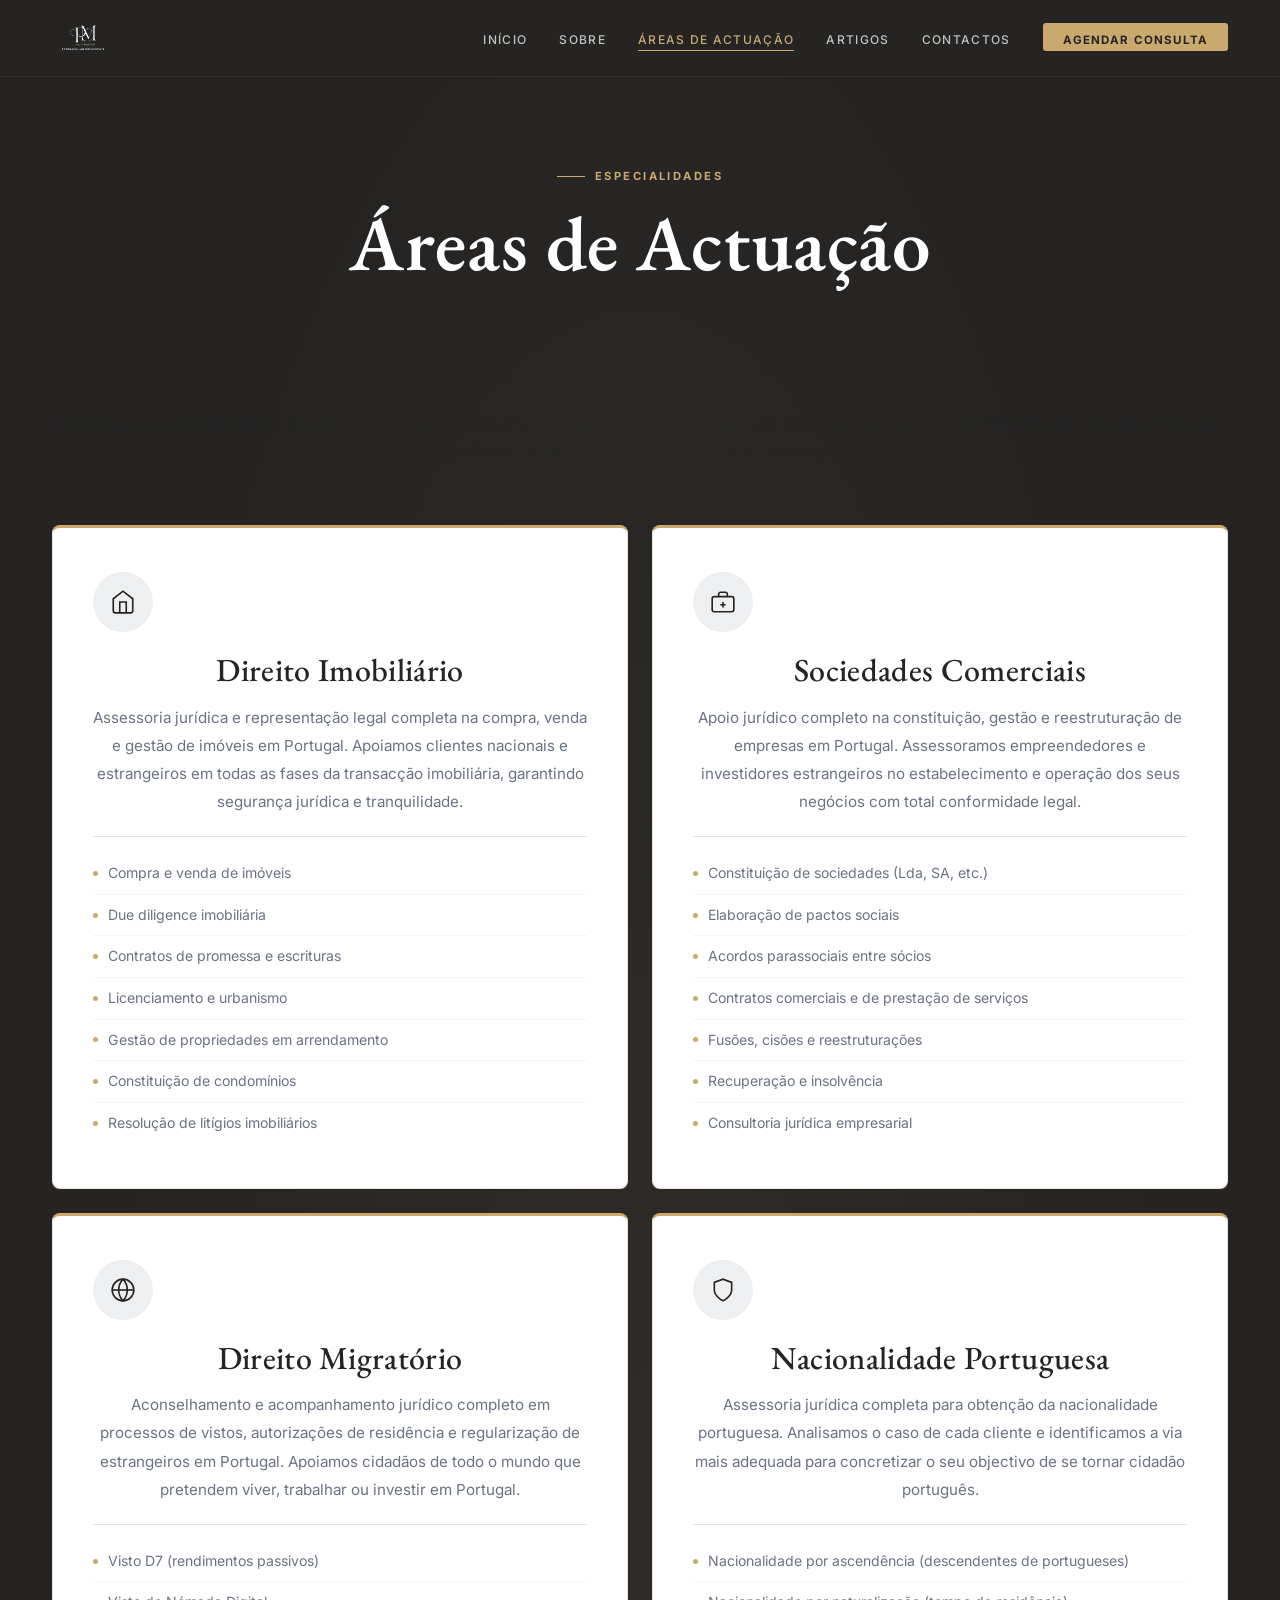
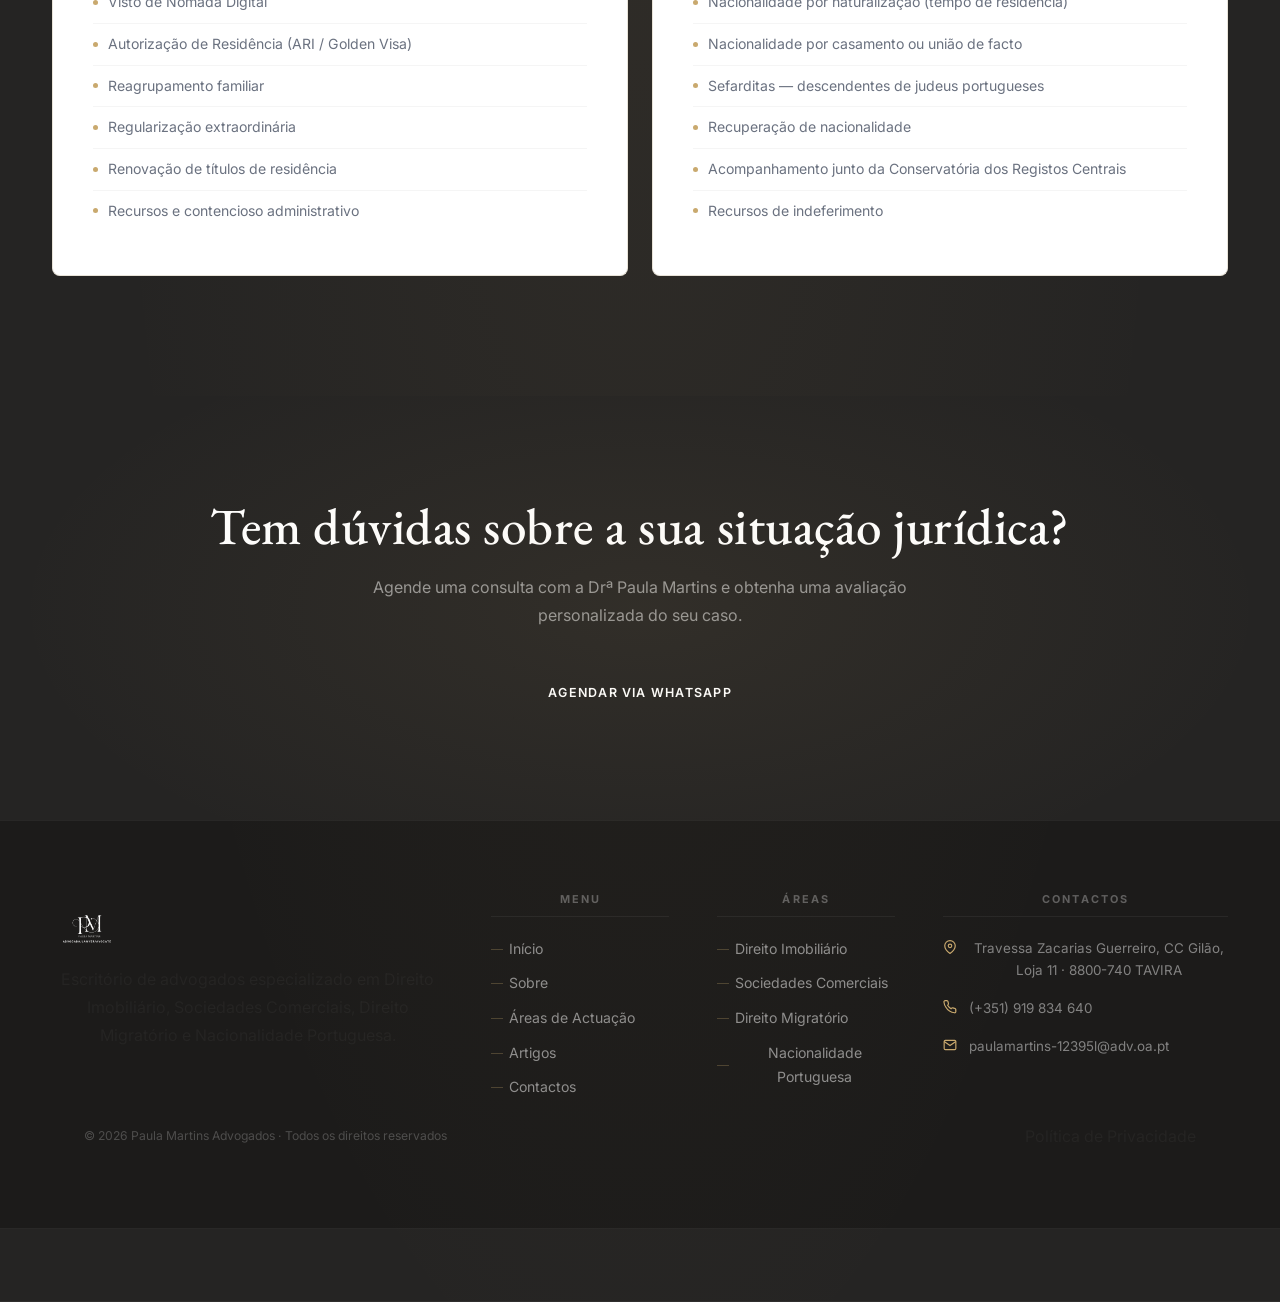
<file: areas-de-actuacao.html>
<!DOCTYPE html>
<html lang="pt">
<head>
  <meta charset="UTF-8" />
  <meta name="viewport" content="width=device-width, initial-scale=1.0" />
  <title>Áreas de Actuação | Paula Martins Advogados</title>
  <link rel="preconnect" href="https://fonts.googleapis.com" />
  <link rel="preconnect" href="https://fonts.gstatic.com" crossorigin />
  <link href="https://fonts.googleapis.com/css2?family=EB+Garamond:ital,wght@0,400;0,500;0,600;0,700;1,400;1,600&family=Inter:wght@300;400;500;600;700&display=swap" rel="stylesheet" />
  <link rel="stylesheet" href="css/style.css" />
</head>
<body>

  <nav class="navbar scrolled">
    <div class="navbar-inner">
      <a href="index.html" class="logo">
        <img src="assets/logo-2026.png" alt="Paula Martins Advogados" class="logo-img" />
      </a>
      <ul class="nav-links">
        <li><a href="index.html">Início</a></li>
        <li><a href="sobre.html">Sobre</a></li>
        <li><a href="areas-de-actuacao.html" class="active">Áreas de Actuação</a></li>
        <li><a href="artigos.html">Artigos</a></li>
        <li><a href="contactos.html">Contactos</a></li>
        <li><a href="https://wa.me/351919834640" target="_blank" class="nav-cta">Agendar Consulta</a></li>
      </ul>
      <button class="hamburger" aria-label="Menu"><span></span><span></span><span></span></button>
    </div>
  </nav>

  <div class="mobile-overlay"></div>
  <div class="mobile-nav">
    <button class="close-btn" aria-label="Fechar">
      <svg width="24" height="24" fill="none" stroke="currentColor" stroke-width="2" viewBox="0 0 24 24"><path d="M18 6 6 18M6 6l12 12"/></svg>
    </button>
    <a href="index.html">Início</a>
    <a href="sobre.html">Sobre</a>
    <a href="areas-de-actuacao.html">Áreas de Actuação</a>
    <a href="artigos.html">Artigos</a>
    <a href="contactos.html">Contactos</a>
    <a href="https://wa.me/351919834640" target="_blank" class="btn btn-gold">Agendar Consulta</a>
  </div>

  <div class="page-header">
    <div class="container">
      <div class="page-header-inner"><span class="section-eyebrow" style="justify-content:center;">Especialidades</span><h1>Áreas de Actuação</h1>
    </div>
  </div>

  <section class="section">
    <div class="container">
      <div class="text-center fade-up" style="margin-bottom: 0;">
        <p class="section-intro" style="margin: 0 auto;">Prestamos assessoria jurídica especializada nas principais áreas do direito que afectam clientes nacionais e internacionais em Portugal. Cada área é tratada com profundo conhecimento técnico e atenção personalizada.</p>
      </div>

      <div class="areas-page-grid">

        <div class="area-page-card fade-up delay-1">
          <div class="area-icon" style="background: rgba(13,27,42,0.07); color: var(--navy);">
            <svg fill="none" stroke="currentColor" stroke-width="1.5" viewBox="0 0 24 24" width="28" height="28">
              <path d="M3 9l9-7 9 7v11a2 2 0 0 1-2 2H5a2 2 0 0 1-2-2z"/>
              <polyline points="9 22 9 12 15 12 15 22"/>
            </svg>
          </div>
          <h3>Direito Imobiliário</h3>
          <p>Assessoria jurídica e representação legal completa na compra, venda e gestão de imóveis em Portugal. Apoiamos clientes nacionais e estrangeiros em todas as fases da transacção imobiliária, garantindo segurança jurídica e tranquilidade.</p>
          <ul class="area-services">
            <li>Compra e venda de imóveis</li>
            <li>Due diligence imobiliária</li>
            <li>Contratos de promessa e escrituras</li>
            <li>Licenciamento e urbanismo</li>
            <li>Gestão de propriedades em arrendamento</li>
            <li>Constituição de condomínios</li>
            <li>Resolução de litígios imobiliários</li>
          </ul>
        </div>

        <div class="area-page-card fade-up delay-2">
          <div class="area-icon" style="background: rgba(13,27,42,0.07); color: var(--navy);">
            <svg fill="none" stroke="currentColor" stroke-width="1.5" viewBox="0 0 24 24" width="28" height="28">
              <rect x="2" y="7" width="20" height="14" rx="2"/>
              <path d="M16 7V5a2 2 0 0 0-2-2h-4a2 2 0 0 0-2 2v2"/>
              <line x1="12" y1="12" x2="12" y2="17"/>
              <line x1="9.5" y1="14.5" x2="14.5" y2="14.5"/>
            </svg>
          </div>
          <h3>Sociedades Comerciais</h3>
          <p>Apoio jurídico completo na constituição, gestão e reestruturação de empresas em Portugal. Assessoramos empreendedores e investidores estrangeiros no estabelecimento e operação dos seus negócios com total conformidade legal.</p>
          <ul class="area-services">
            <li>Constituição de sociedades (Lda, SA, etc.)</li>
            <li>Elaboração de pactos sociais</li>
            <li>Acordos parassociais entre sócios</li>
            <li>Contratos comerciais e de prestação de serviços</li>
            <li>Fusões, cisões e reestruturações</li>
            <li>Recuperação e insolvência</li>
            <li>Consultoria jurídica empresarial</li>
          </ul>
        </div>

        <div class="area-page-card fade-up delay-3">
          <div class="area-icon" style="background: rgba(13,27,42,0.07); color: var(--navy);">
            <svg fill="none" stroke="currentColor" stroke-width="1.5" viewBox="0 0 24 24" width="28" height="28">
              <circle cx="12" cy="12" r="10"/>
              <line x1="2" y1="12" x2="22" y2="12"/>
              <path d="M12 2a15.3 15.3 0 0 1 4 10 15.3 15.3 0 0 1-4 10 15.3 15.3 0 0 1-4-10 15.3 15.3 0 0 1 4-10z"/>
            </svg>
          </div>
          <h3>Direito Migratório</h3>
          <p>Aconselhamento e acompanhamento jurídico completo em processos de vistos, autorizações de residência e regularização de estrangeiros em Portugal. Apoiamos cidadãos de todo o mundo que pretendem viver, trabalhar ou investir em Portugal.</p>
          <ul class="area-services">
            <li>Visto D7 (rendimentos passivos)</li>
            <li>Visto de Nómada Digital</li>
            <li>Autorização de Residência (ARI / Golden Visa)</li>
            <li>Reagrupamento familiar</li>
            <li>Regularização extraordinária</li>
            <li>Renovação de títulos de residência</li>
            <li>Recursos e contencioso administrativo</li>
          </ul>
        </div>

        <div class="area-page-card fade-up delay-4">
          <div class="area-icon" style="background: rgba(13,27,42,0.07); color: var(--navy);">
            <svg fill="none" stroke="currentColor" stroke-width="1.5" viewBox="0 0 24 24" width="28" height="28">
              <path d="M12 22s8-4 8-10V5l-8-3-8 3v7c0 6 8 10 8 10z"/>
            </svg>
          </div>
          <h3>Nacionalidade Portuguesa</h3>
          <p>Assessoria jurídica completa para obtenção da nacionalidade portuguesa. Analisamos o caso de cada cliente e identificamos a via mais adequada para concretizar o seu objectivo de se tornar cidadão português.</p>
          <ul class="area-services">
            <li>Nacionalidade por ascendência (descendentes de portugueses)</li>
            <li>Nacionalidade por naturalização (tempo de residência)</li>
            <li>Nacionalidade por casamento ou união de facto</li>
            <li>Sefarditas — descendentes de judeus portugueses</li>
            <li>Recuperação de nacionalidade</li>
            <li>Acompanhamento junto da Conservatória dos Registos Centrais</li>
            <li>Recursos de indeferimento</li>
          </ul>
        </div>

      </div>
    </div>
  </section>

  <div class="cta-banner">
    <div class="container">
      <h2>Tem dúvidas sobre a sua situação jurídica?</h2>
      <p>Agende uma consulta com a Drª Paula Martins e obtenha uma avaliação personalizada do seu caso.</p>
      <a href="https://wa.me/351919834640" target="_blank" class="btn btn-dark">Agendar via WhatsApp</a>
    </div>
  </div>

  <footer>
    <div class="footer-top">
      <div class="container">
        <div class="footer-grid">
        <div class="footer-brand">
          <a href="index.html" class="logo">
            <img src="assets/logo-2026.png" alt="Paula Martins Advogados" class="logo-img" style="height:72px;" />
          </a>
          <p class="footer-about">Escritório de advogados especializado em Direito Imobiliário, Sociedades Comerciais, Direito Migratório e Nacionalidade Portuguesa.</p>
        </div>
        <div class="footer-col">
          <h5>Menu</h5>
          <ul class="footer-links">
            <li><a href="index.html">Início</a></li>
            <li><a href="sobre.html">Sobre</a></li>
            <li><a href="areas-de-actuacao.html">Áreas de Actuação</a></li>
            <li><a href="artigos.html">Artigos</a></li>
            <li><a href="contactos.html">Contactos</a></li>
          </ul>
        </div>
        <div class="footer-col">
          <h5>Áreas</h5>
          <ul class="footer-links">
            <li><a href="areas-de-actuacao.html">Direito Imobiliário</a></li>
            <li><a href="areas-de-actuacao.html">Sociedades Comerciais</a></li>
            <li><a href="areas-de-actuacao.html">Direito Migratório</a></li>
            <li><a href="areas-de-actuacao.html">Nacionalidade Portuguesa</a></li>
          </ul>
        </div>
        <div class="footer-col">
          <h5>Contactos</h5>
          <ul class="footer-contact-list">
            <li class="footer-contact-item">
              <svg fill="none" stroke="currentColor" stroke-width="2" viewBox="0 0 24 24"><path d="M21 10c0 7-9 13-9 13s-9-6-9-13a9 9 0 0 1 18 0z"/><circle cx="12" cy="10" r="3"/></svg>
              <span>Travessa Zacarias Guerreiro, CC Gilão, Loja 11 · 8800-740 TAVIRA</span>
            </li>
            <li class="footer-contact-item">
              <svg fill="none" stroke="currentColor" stroke-width="2" viewBox="0 0 24 24"><path d="M22 16.92v3a2 2 0 0 1-2.18 2 19.79 19.79 0 0 1-8.63-3.07A19.5 19.5 0 0 1 4.69 12 19.79 19.79 0 0 1 1.61 3.34 2 2 0 0 1 3.6 1.17h3a2 2 0 0 1 2 1.72c.127.96.361 1.903.7 2.81a2 2 0 0 1-.45 2.11L7.91 8.91a16 16 0 0 0 6 6l.91-.91a2 2 0 0 1 2.11-.45c.907.339 1.85.573 2.81.7A2 2 0 0 1 21.73 16.92z"/></svg>
              <span>(+351) 919 834 640</span>
            </li>
            <li class="footer-contact-item">
              <svg fill="none" stroke="currentColor" stroke-width="2" viewBox="0 0 24 24"><path d="M4 4h16c1.1 0 2 .9 2 2v12c0 1.1-.9 2-2 2H4c-1.1 0-2-.9-2-2V6c0-1.1.9-2 2-2z"/><polyline points="22,6 12,13 2,6"/></svg>
              <span>paulamartins-12395l@adv.oa.pt</span>
            </li>
          </ul>
        </div></div>
    <div class="container">
      <div class="footer-bottom">
        <p>© 2026 Paula Martins Advogados · Todos os direitos reservados</p>
        <a href="contactos.html">Política de Privacidade</a>
      </div>
    </div>
  </footer>

  <script src="js/main.js"></script>
</body>
</html>
</file>
<file: css/style.css>
/* ============================================================
   PAULA MARTINS ADVOGADOS — Design System
   ============================================================ */

/* ===== RESET ===== */
*, *::before, *::after { box-sizing: border-box; margin: 0; padding: 0; }

/* ===== TOKENS ===== */
:root {
  /* Colors */
  --dark:        #252423;
  --dark-mid:    #3a3938;
  --dark-light:  #4a4949;
  --gold:        #c9a96e;
  --gold-dark:   #a8854a;
  --gold-pale:   rgba(201,169,110,0.12);
  --gold-border: rgba(201,169,110,0.28);
  --cream:       #f8f4ee;
  --white:       #ffffff;
  --text:        #252423;
  --text-muted:  #6b7280;
  --border:      #e8e3d8;
  --border-dark: rgba(255,255,255,0.08);

  /* Typography */
  --serif:  'EB Garamond', 'Garamond', Georgia, serif;
  --sans:   'Inter', 'Segoe UI', sans-serif;

  /* Spacing */
  --section-pad: clamp(80px, 10vw, 120px);
  --container:   1240px;

  /* Effects */
  --radius:      3px;
  --radius-lg:   8px;
  --transition:  0.35s cubic-bezier(0.4, 0, 0.2, 1);
  --shadow-sm:   0 2px 12px rgba(0,0,0,0.06);
  --shadow:      0 6px 32px rgba(0,0,0,0.10);
  --shadow-lg:   0 16px 56px rgba(0,0,0,0.18);
  --shadow-gold: 0 8px 32px rgba(201,169,110,0.25);
}

/* ===== BASE ===== */
html { scroll-behavior: smooth; font-size: 16px; }

body {
  font-family: var(--sans);
  color: var(--text);
  background: var(--white);
  line-height: 1.75;
  -webkit-font-smoothing: antialiased;
}

a { text-decoration: none; color: inherit; }
img { max-width: 100%; display: block; }
ul { list-style: none; }

.container {
  max-width: var(--container);
  margin: 0 auto;
  padding: 0 32px;
}

/* ===== TYPOGRAPHY ===== */
h1, h2, h3, h4, h5 {
  font-family: var(--serif);
  line-height: 1.18;
  letter-spacing: 0.01em;
  font-weight: 500;
}
h1 { font-size: clamp(2.8rem, 6vw, 5rem); font-weight: 600; }
h2 { font-size: clamp(2.1rem, 4vw, 3.2rem); font-weight: 500; }
h3 { font-size: clamp(1.5rem, 2.5vw, 2rem); font-weight: 500; }
h4 { font-size: 1.25rem; font-weight: 500; }

/* ===== SECTION UTILITIES ===== */
.section { padding: var(--section-pad) 0; }

.section-eyebrow {
  display: inline-flex;
  align-items: center;
  gap: 10px;
  font-size: 0.7rem;
  font-weight: 700;
  letter-spacing: 0.22em;
  text-transform: uppercase;
  color: var(--gold);
  margin-bottom: 16px;
}
.section-eyebrow::before {
  content: '';
  width: 28px;
  height: 1px;
  background: var(--gold);
  display: block;
}

.section-title { color: var(--dark); margin-bottom: 20px; }

.section-divider {
  width: 48px;
  height: 2px;
  background: linear-gradient(90deg, var(--gold), transparent);
  margin-bottom: 28px;
}
.section-divider.center { margin: 0 auto 28px; }

.section-lead {
  font-size: 1.05rem;
  color: var(--text-muted);
  line-height: 1.85;
  max-width: 680px;
}

.text-center { text-align: center; }
.text-center .section-divider { margin: 0 auto 28px; }
.text-center .section-eyebrow { justify-content: center; }
.text-center .section-lead { margin: 0 auto; }

/* ===== BUTTONS ===== */
.btn {
  display: inline-flex;
  align-items: center;
  gap: 8px;
  padding: 15px 34px;
  border-radius: var(--radius);
  font-family: var(--sans);
  font-weight: 600;
  font-size: 0.78rem;
  letter-spacing: 0.1em;
  text-transform: uppercase;
  transition: var(--transition);
  cursor: pointer;
  border: 1.5px solid transparent;
  white-space: nowrap;
}

.btn-gold {
  background: var(--gold);
  color: var(--dark);
  border-color: var(--gold);
  box-shadow: var(--shadow-gold);
}
.btn-gold:hover {
  background: var(--gold-dark);
  border-color: var(--gold-dark);
  transform: translateY(-2px);
  box-shadow: 0 12px 40px rgba(201,169,110,0.35);
}

.btn-outline-light {
  background: transparent;
  color: var(--white);
  border-color: rgba(255,255,255,0.35);
  backdrop-filter: blur(4px);
}
.btn-outline-light:hover {
  background: rgba(255,255,255,0.1);
  border-color: rgba(255,255,255,0.6);
  transform: translateY(-2px);
}

.btn-dark {
  background: var(--dark);
  color: var(--white);
  border-color: var(--dark);
}
.btn-dark:hover {
  background: var(--dark-mid);
  transform: translateY(-2px);
  box-shadow: var(--shadow);
}

/* ===== TOP BAR ===== */
.top-bar {
  background: var(--dark);
  padding: 10px 0;
  border-bottom: 1px solid rgba(255,255,255,0.05);
}
.top-bar-inner {
  max-width: var(--container);
  margin: 0 auto;
  padding: 0 32px;
  display: flex;
  align-items: center;
  justify-content: flex-end;
  gap: 28px;
}
.top-bar-item {
  display: flex;
  align-items: center;
  gap: 7px;
  color: rgba(255,255,255,0.45);
  font-size: 0.78rem;
  transition: color var(--transition);
}
.top-bar-item:hover { color: var(--gold); }
.top-bar-item svg { width: 13px; height: 13px; color: var(--gold); flex-shrink: 0; }

/* ===== NAVBAR ===== */
.navbar {
  position: sticky;
  top: 0;
  width: 100%;
  z-index: 1000;
  background: var(--dark);
  border-bottom: 1px solid rgba(255,255,255,0.06);
  transition: box-shadow var(--transition);
}
.navbar.elevated { box-shadow: 0 4px 32px rgba(0,0,0,0.4); }

.navbar-inner {
  max-width: var(--container);
  margin: 0 auto;
  padding: 0 32px;
  height: 76px;
  display: flex;
  align-items: center;
  justify-content: space-between;
  gap: 40px;
}

/* Logo com fundo transparente — navbar */
.logo-img {
  display: block;
  height: 64px;
  width: auto;
  object-fit: contain;
}
.logo { display: block; line-height: 0; }

.nav-links {
  display: flex;
  align-items: center;
  gap: 32px;
}
.nav-links a {
  color: rgba(255,255,255,0.72);
  font-size: 0.75rem;
  font-weight: 500;
  letter-spacing: 0.11em;
  text-transform: uppercase;
  transition: color var(--transition);
  position: relative;
  padding-bottom: 4px;
}
.nav-links a::after {
  content: '';
  position: absolute;
  bottom: 0; left: 0;
  width: 0; height: 1px;
  background: var(--gold);
  transition: width var(--transition);
}
.nav-links a:hover { color: var(--white); }
.nav-links a:hover::after,
.nav-links a.active::after { width: 100%; }
.nav-links a.active { color: var(--gold); }

.nav-cta {
  background: var(--gold) !important;
  color: var(--dark) !important;
  padding: 10px 20px;
  border-radius: var(--radius);
  font-weight: 700 !important;
  font-size: 0.72rem !important;
  letter-spacing: 0.1em !important;
  transition: var(--transition) !important;
}
.nav-cta:hover {
  background: var(--gold-dark) !important;
  transform: translateY(-1px);
}
.nav-cta::after { display: none !important; }

/* ===== SELECTOR DE IDIOMA ===== */
.lang-selector {
  position: relative;
  flex-shrink: 0;
}
.lang-current {
  display: flex;
  align-items: center;
  gap: 6px;
  background: rgba(255,255,255,0.08);
  border: 1px solid rgba(255,255,255,0.16);
  border-radius: 6px;
  padding: 7px 12px;
  cursor: pointer;
  color: rgba(255,255,255,0.88);
  font-family: var(--sans);
  font-size: 0.78rem;
  font-weight: 600;
  letter-spacing: 0.06em;
  transition: var(--transition);
  white-space: nowrap;
}
.lang-current:hover,
.lang-current[aria-expanded="true"] {
  background: rgba(201,169,110,0.18);
  border-color: var(--gold);
  color: var(--gold);
}
.lang-flag { font-size: 1.1rem; line-height: 1; }

/* Bandeiras reais com flag-icons */
.lang-flag-icon {
  width: 22px;
  height: 16px;
  border-radius: 2px;
  display: inline-block;
  box-shadow: 0 1px 3px rgba(0,0,0,0.3);
  flex-shrink: 0;
}
.lang-option .lang-flag-icon {
  width: 24px;
  height: 18px;
}
.lang-code { font-size: 0.72rem; font-weight: 700; letter-spacing: 0.1em; }
.lang-chevron { transition: transform 0.3s ease; opacity: 0.7; }
.lang-current[aria-expanded="true"] .lang-chevron { transform: rotate(180deg); opacity: 1; }

.lang-dropdown {
  position: absolute;
  top: calc(100% + 8px);
  right: 0;
  background: var(--dark);
  border: 1px solid rgba(255,255,255,0.12);
  border-radius: 8px;
  box-shadow: 0 8px 32px rgba(0,0,0,0.4);
  padding: 6px;
  min-width: 155px;
  opacity: 0;
  visibility: hidden;
  transform: translateY(-8px);
  transition: opacity 0.25s ease, transform 0.25s ease, visibility 0.25s;
  z-index: 1100;
}
.lang-dropdown.open {
  opacity: 1;
  visibility: visible;
  transform: translateY(0);
}
.lang-option {
  display: flex;
  align-items: center;
  gap: 10px;
  width: 100%;
  padding: 9px 12px;
  border: none;
  background: transparent;
  border-radius: 5px;
  cursor: pointer;
  color: rgba(255,255,255,0.72);
  font-family: var(--sans);
  font-size: 0.82rem;
  transition: var(--transition);
}
.lang-option:hover { background: rgba(201,169,110,0.12); color: var(--gold); }
.lang-option.active { color: var(--gold); background: rgba(201,169,110,0.08); }
.lang-option .lang-code { font-weight: 700; min-width: 24px; }
.lang-option .lang-name { color: rgba(255,255,255,0.45); font-size: 0.75rem; }
.lang-option.active .lang-name { color: rgba(201,169,110,0.6); }

.hamburger {
  display: none;
  flex-direction: column;
  justify-content: center;
  gap: 5px;
  cursor: pointer;
  padding: 8px;
  width: 40px;
  height: 40px;
}
.hamburger span {
  display: block;
  height: 1.5px;
  background: var(--white);
  border-radius: 2px;
  transition: var(--transition);
}
.hamburger span:nth-child(1) { width: 24px; }
.hamburger span:nth-child(2) { width: 18px; }
.hamburger span:nth-child(3) { width: 21px; }
.hamburger:hover span { width: 24px !important; }

/* ===== MOBILE NAV ===== */
.mobile-overlay {
  position: fixed; inset: 0;
  background: rgba(0,0,0,0.7);
  backdrop-filter: blur(4px);
  z-index: 9998;
  opacity: 0;
  pointer-events: none;
  transition: opacity var(--transition);
}
.mobile-overlay.open { opacity: 1; pointer-events: all; }

.mobile-nav {
  position: fixed;
  top: 0; right: -100%;
  width: min(340px, 100vw);
  height: 100vh;
  background: var(--dark);
  z-index: 9999;
  transition: right 0.4s cubic-bezier(0.4, 0, 0.2, 1);
  padding: 90px 36px 40px;
  display: flex;
  flex-direction: column;
  overflow-y: auto;
  border-left: 1px solid var(--border-dark);
}
.mobile-nav.open { right: 0; }

.mobile-nav a {
  color: rgba(255,255,255,0.75);
  font-size: 0.9rem;
  font-weight: 500;
  padding: 16px 0;
  border-bottom: 1px solid rgba(255,255,255,0.05);
  letter-spacing: 0.06em;
  text-transform: uppercase;
  transition: color var(--transition);
  display: flex;
  align-items: center;
  justify-content: space-between;
}
.mobile-nav a:hover { color: var(--gold); }
.mobile-nav a:last-of-type { border-bottom: none; }
.mobile-nav .btn { margin-top: 28px; text-align: center; justify-content: center; width: 100%; }

.close-btn {
  position: absolute;
  top: 24px; right: 24px;
  background: rgba(255,255,255,0.05);
  border: 1px solid var(--border-dark);
  color: rgba(255,255,255,0.5);
  cursor: pointer;
  padding: 8px;
  border-radius: var(--radius);
  transition: var(--transition);
  display: flex; align-items: center; justify-content: center;
}
.close-btn:hover { background: rgba(255,255,255,0.1); color: var(--white); }

/* ===== HERO ===== */
.hero {
  /* Fundo escuro limpo — a única foto é a hero-brand-window à direita */
  background-color: var(--dark);
  min-height: calc(100vh - 116px);
  display: grid;
  grid-template-columns: 1fr 1fr;
  overflow: hidden;
  position: relative;
}

/* Glow dourado subtil no lado esquerdo (texto) */
.hero::before {
  content: '';
  position: absolute;
  inset: 0;
  background: radial-gradient(ellipse 55% 75% at 10% 55%, rgba(201,169,110,0.09) 0%, transparent 55%);
  z-index: 0;
  pointer-events: none;
}

/* Hero fullwidth — texto a toda a largura, janela de imagem à direita */
.hero.hero-fullwidth {
  grid-template-columns: 1fr;
  min-height: clamp(480px, 65vh, 740px);
  align-items: center;
}
/* Sem override do ::before — mantém o glow */

/* Janela — zoom 160% ancorado à direita, mostra "PAULA MARTINS ADVOGADA" */
.hero-brand-window {
  position: absolute;
  top: clamp(110px, 14vh, 155px);
  bottom: 0;
  left: clamp(38px, 5vw, 70px);
  right: 0;
  background-image: url('../assets/hero-bg.jpg');
  background-size: 160%;
  background-position: right 15%;
  background-repeat: no-repeat;
  z-index: 0;
}

/* Overlay torna-se 0% antes do texto (49-92% da janela) */
.hero-brand-window::before {
  content: '';
  position: absolute;
  inset: 0;
  background: linear-gradient(to right,
    rgba(37,36,35,1)    0%,
    rgba(37,36,35,0.95) 10%,
    rgba(37,36,35,0.75) 26%,
    rgba(37,36,35,0.00) 44%
  );
}

/* Linha dourada vertical de separação */
.hero-brand-window::after {
  content: '';
  position: absolute;
  top: 10%;
  bottom: 10%;
  left: 0;
  width: 1.5px;
  background: linear-gradient(to bottom,
    transparent 0%,
    rgba(201,169,110,0.55) 20%,
    rgba(201,169,110,0.85) 50%,
    rgba(201,169,110,0.55) 80%,
    transparent 100%
  );
}

@media (max-width: 900px) { .hero-brand-window { width: 38%; } }
@media (max-width: 600px) { .hero-brand-window { display: none; } }

.hero-full {
  display: flex;
  flex-direction: column;
  justify-content: center;
  padding: clamp(60px, 8vw, 100px) clamp(32px, 5vw, 80px);
  position: relative;
  z-index: 2;
  /* Limita o texto ao lado esquerdo — nunca sobrepõe "Paula Martins Advogada" */
  max-width: clamp(420px, 46vw, 640px);
}

.hero-left {
  display: flex;
  flex-direction: column;
  justify-content: center;
  padding: clamp(60px, 8vw, 100px) clamp(32px, 5vw, 80px);
  position: relative;
  z-index: 1;
}

.hero-eyebrow {
  display: inline-flex;
  align-items: center;
  gap: 12px;
  margin-bottom: 32px;
}
.hero-eyebrow-line {
  width: 32px;
  height: 1px;
  background: var(--gold);
}
.hero-eyebrow span {
  font-size: 0.7rem;
  font-weight: 700;
  letter-spacing: 0.22em;
  text-transform: uppercase;
  color: var(--gold);
}

.hero h1 {
  color: var(--white);
  margin-bottom: 24px;
  font-weight: 600;
  line-height: 1.12;
  font-size: clamp(2.2rem, 4.2vw, 3.6rem);
}
.hero h1 em {
  color: var(--gold);
  font-style: italic;
}

.hero-sub {
  font-size: 1.05rem;
  color: rgba(255,255,255,0.55);
  margin-bottom: 36px;
  line-height: 1.7;
  max-width: 460px;
}

.hero-meta {
  display: flex;
  align-items: center;
  gap: 24px;
  margin-bottom: 44px;
  flex-wrap: wrap;
}
.hero-meta-item {
  display: flex;
  align-items: center;
  gap: 8px;
  font-size: 0.82rem;
  color: rgba(255,255,255,0.45);
}
.hero-meta-item svg { color: var(--gold); width: 14px; height: 14px; flex-shrink: 0; }

.hero-actions { display: flex; gap: 14px; flex-wrap: wrap; }

.hero-right {
  position: relative;
  overflow: hidden;
  z-index: 1;
}
.hero-photo-wrap {
  position: absolute;
  inset: 0;
}
.hero-photo-wrap img {
  width: 100%;
  height: 100%;
  object-fit: cover;
  object-position: center top;
}
/* Gradient overlay on photo */
.hero-photo-wrap::after {
  content: '';
  position: absolute;
  inset: 0;
  background: linear-gradient(
    to right,
    var(--dark) 0%,
    rgba(37,36,35,0.3) 30%,
    transparent 60%
  );
}
/* Gold accent line */
.hero-right::before {
  content: '';
  position: absolute;
  top: 0; bottom: 0; left: 0;
  width: 3px;
  background: linear-gradient(to bottom, transparent, var(--gold), transparent);
  z-index: 2;
}

/* ===== STATS BAR ===== */
.stats-bar {
  background: var(--dark-mid);
  border-bottom: 1px solid rgba(255,255,255,0.05);
}
.stats-inner {
  max-width: var(--container);
  margin: 0 auto;
  padding: 0 32px;
  display: grid;
  grid-template-columns: repeat(4, 1fr);
}
.stat-item {
  padding: 32px 24px;
  text-align: center;
  position: relative;
}
.stat-item + .stat-item::before {
  content: '';
  position: absolute;
  left: 0; top: 20%; bottom: 20%;
  width: 1px;
  background: rgba(255,255,255,0.07);
}
.stat-number {
  font-family: var(--serif);
  font-size: 2.6rem;
  font-weight: 700;
  color: var(--gold);
  line-height: 1;
  margin-bottom: 8px;
  letter-spacing: -0.02em;
}
.stat-label {
  font-size: 0.7rem;
  font-weight: 600;
  letter-spacing: 0.15em;
  text-transform: uppercase;
  color: rgba(255,255,255,0.4);
}

/* ===== ABOUT ===== */
.about-section { background: var(--cream); }

.about-grid {
  display: grid;
  grid-template-columns: 5fr 6fr;
  gap: clamp(48px, 7vw, 96px);
  align-items: center;
}

.about-visual {
  position: relative;
}

.about-photo-frame {
  aspect-ratio: 4/5;
  border-radius: var(--radius-lg);
  overflow: hidden;
  position: relative;
  box-shadow: var(--shadow-lg);
}
.about-photo-frame img {
  width: 100%; height: 100%;
  object-fit: cover;
  object-position: center top;
}

/* Decorative corner accent */
.about-photo-frame::before {
  content: '';
  position: absolute;
  top: -12px; left: -12px;
  width: 72px; height: 72px;
  border-top: 2px solid var(--gold);
  border-left: 2px solid var(--gold);
  border-radius: 2px 0 0 0;
  z-index: 2;
}
.about-photo-frame::after {
  content: '';
  position: absolute;
  bottom: -12px; right: -12px;
  width: 72px; height: 72px;
  border-bottom: 2px solid var(--gold);
  border-right: 2px solid var(--gold);
  border-radius: 0 0 2px 0;
  z-index: 2;
}

.about-badge {
  position: absolute;
  bottom: 28px;
  right: -20px;
  background: var(--dark);
  border: 1px solid var(--border-dark);
  border-radius: var(--radius-lg);
  padding: 20px 24px;
  text-align: center;
  box-shadow: var(--shadow-lg);
  min-width: 110px;
}
.about-badge strong {
  display: block;
  font-family: var(--serif);
  font-size: 2.4rem;
  color: var(--gold);
  line-height: 1;
  margin-bottom: 4px;
}
.about-badge span {
  font-size: 0.65rem;
  letter-spacing: 0.12em;
  text-transform: uppercase;
  color: rgba(255,255,255,0.5);
  font-weight: 600;
  line-height: 1.4;
}

.about-content p {
  color: var(--text-muted);
  margin-bottom: 20px;
  line-height: 1.9;
}

.about-features {
  margin: 32px 0 36px;
  display: flex;
  flex-direction: column;
  gap: 14px;
}
.about-feature {
  display: flex;
  align-items: flex-start;
  gap: 14px;
  padding: 14px 18px;
  background: var(--white);
  border-radius: var(--radius);
  border-left: 3px solid var(--gold);
  box-shadow: var(--shadow-sm);
  transition: var(--transition);
}
.about-feature:hover { box-shadow: var(--shadow); transform: translateX(4px); }
.about-feature p { margin: 0; color: var(--text); font-weight: 500; font-size: 0.92rem; }

/* ===== AREAS ===== */
.areas-section { background: var(--white); }

.areas-grid {
  display: grid;
  grid-template-columns: repeat(4, 1fr);
  gap: 1.5px;
  margin-top: 60px;
  background: var(--border);
  border: 1.5px solid var(--border);
  border-radius: var(--radius-lg);
  overflow: hidden;
  box-shadow: var(--shadow-sm);
}

.area-card {
  background: var(--white);
  padding: 48px 32px 44px;
  transition: var(--transition);
  position: relative;
  cursor: default;
}
.area-card::after {
  content: '';
  position: absolute;
  top: 0; left: 24px; right: 24px;
  height: 2px;
  background: var(--gold);
  transform: scaleX(0);
  transform-origin: left;
  transition: transform 0.4s cubic-bezier(0.4, 0, 0.2, 1);
}
.area-card:hover { background: var(--dark); transform: none; }
.area-card:hover::after { transform: scaleX(1); }
.area-card:hover .area-icon { background: var(--gold-pale); color: var(--gold); }
.area-card:hover h4 { color: var(--white); }
.area-card:hover p { color: rgba(255,255,255,0.6); }

.area-icon {
  width: 60px; height: 60px;
  background: var(--cream);
  border-radius: 50%;
  display: flex; align-items: center; justify-content: center;
  margin-bottom: 28px;
  transition: var(--transition);
  color: var(--dark);
}
.area-icon svg { width: 26px; height: 26px; }

.area-card h4 {
  font-family: var(--serif);
  font-size: 1.15rem;
  color: var(--dark);
  margin-bottom: 14px;
  transition: color var(--transition);
  text-align: center;
}
.area-card p {
  font-size: 0.88rem;
  color: var(--text-muted);
  line-height: 1.8;
  transition: color var(--transition);
  text-align: center;
}

/* Ícone JPG centrado nos cards da homepage */
.area-card .area-icon-img {
  margin: 0 auto 28px;
}
.area-card:hover .area-icon-img img { transform: scale(1.06); }

/* ===== WHY SECTION ===== */
.why-section {
  background: var(--dark);
  position: relative;
  overflow: hidden;
}
.why-section::before {
  content: '';
  position: absolute; inset: 0;
  background:
    radial-gradient(ellipse 50% 70% at 80% 50%, rgba(201,169,110,0.07) 0%, transparent 60%),
    url("data:image/svg+xml,%3Csvg width='80' height='80' viewBox='0 0 80 80' xmlns='http://www.w3.org/2000/svg'%3E%3Cg fill='%23c9a96e' fill-opacity='0.025' fill-rule='evenodd'%3E%3Cpath d='M0 0h40v40H0V0zm40 40h40v40H40V40z'/%3E%3C/g%3E%3C/svg%3E");
}

.why-grid {
  display: grid;
  grid-template-columns: 1fr 1fr;
  gap: clamp(48px, 7vw, 96px);
  align-items: start;
  position: relative;
  z-index: 1;
}

.why-content .section-eyebrow { color: var(--gold); }
.why-content .section-title { color: var(--white); }
.why-content .section-divider { background: linear-gradient(90deg, var(--gold), transparent); }

.why-cards { display: flex; flex-direction: column; gap: 16px; margin-top: 36px; }

.why-card {
  background: rgba(255,255,255,0.04);
  border: 1px solid rgba(255,255,255,0.07);
  border-radius: var(--radius-lg);
  padding: 26px 28px;
  display: flex;
  gap: 20px;
  align-items: flex-start;
  transition: var(--transition);
}
.why-card:hover {
  background: rgba(201,169,110,0.07);
  border-color: var(--gold-border);
  transform: translateX(6px);
}

.why-icon {
  width: 44px; height: 44px;
  background: var(--gold-pale);
  border: 1px solid var(--gold-border);
  border-radius: 50%;
  display: flex; align-items: center; justify-content: center;
  color: var(--gold);
  flex-shrink: 0;
}
.why-icon svg { width: 20px; height: 20px; }

/* Ícone JPG dentro da bola circular */
.why-icon-img {
  overflow: hidden;
  padding: 0;
}
.why-icon-img img {
  width: 100%;
  height: 100%;
  object-fit: cover;
  display: block;
  border-radius: 50%;
  transition: transform 0.4s ease;
}
.why-card:hover .why-icon-img img { transform: scale(1.08); }

.why-card h4 {
  color: var(--white);
  font-size: 1rem;
  margin-bottom: 7px;
  font-family: var(--serif);
}
.why-card p {
  color: rgba(255,255,255,0.52);
  font-size: 0.88rem;
  line-height: 1.75;
}

/* CTA panel on right */
.why-panel {
  background: rgba(255,255,255,0.03);
  border: 1px solid rgba(255,255,255,0.08);
  border-radius: var(--radius-lg);
  padding: clamp(40px, 5vw, 64px) clamp(32px, 4vw, 52px);
  text-align: center;
  position: sticky;
  top: 100px;
}
.why-panel-logo {
  height: 240px;
  width: auto;
  margin: 0 auto 28px;
  opacity: 0.9;
}
.why-panel .phone-link {
  display: block;
  font-family: var(--serif);
  font-size: 1.9rem;
  color: var(--gold);
  margin-bottom: 8px;
  transition: color var(--transition);
}
.why-panel .phone-link:hover { color: var(--white); }
.why-panel .or-divider {
  display: flex;
  align-items: center;
  gap: 14px;
  margin: 24px 0;
  color: rgba(255,255,255,0.2);
  font-size: 0.7rem;
  letter-spacing: 0.2em;
  text-transform: uppercase;
}
.why-panel .or-divider::before,
.why-panel .or-divider::after {
  content: '';
  flex: 1;
  height: 1px;
  background: rgba(255,255,255,0.08);
}
.why-panel h3 {
  color: var(--white);
  font-size: 1.2rem;
  margin-bottom: 22px;
}
.why-panel .tagline {
  margin-top: 20px;
  font-size: 0.75rem;
  color: rgba(255,255,255,0.25);
  letter-spacing: 0.06em;
  font-style: italic;
  font-family: var(--serif);
}

/* ===== TESTIMONIALS ===== */
.testimonials-section { background: var(--cream); }

.testimonials-grid {
  display: grid;
  grid-template-columns: repeat(2, 1fr);
  gap: 24px;
  margin-top: 56px;
}
/* Centra o 3º testemunho quando fica sozinho na última linha */
.testimonials-grid .testimonial-card:nth-child(3):last-child {
  grid-column: 1 / -1;
  max-width: calc(50% - 12px);
  margin-left: auto;
  margin-right: auto;
}

.testimonial-card {
  background: var(--white);
  padding: 44px 44px 36px;
  border-radius: var(--radius-lg);
  box-shadow: var(--shadow-sm);
  border: 1px solid var(--border);
  position: relative;
  transition: var(--transition);
}
.testimonial-card:hover {
  box-shadow: var(--shadow);
  transform: translateY(-4px);
  border-color: var(--gold-border);
}

.testimonial-quote-mark {
  font-family: var(--serif);
  font-size: 6rem;
  color: var(--gold);
  opacity: 0.15;
  position: absolute;
  top: 12px; left: 36px;
  line-height: 1;
  pointer-events: none;
  font-style: italic;
}

.testimonial-stars {
  display: flex;
  gap: 3px;
  margin-bottom: 18px;
}
.testimonial-stars svg { width: 15px; height: 15px; color: var(--gold); }

.testimonial-text {
  font-size: 0.97rem;
  color: var(--text-muted);
  line-height: 1.85;
  margin-bottom: 28px;
  font-style: italic;
  font-family: var(--serif);
}

.testimonial-author {
  display: flex;
  align-items: center;
  gap: 14px;
  padding-top: 20px;
  border-top: 1px solid var(--border);
}
.testimonial-avatar {
  width: 46px; height: 46px;
  border-radius: 50%;
  background: var(--dark);
  display: flex; align-items: center; justify-content: center;
  font-family: var(--serif);
  font-size: 1.1rem;
  font-weight: 700;
  color: var(--gold);
  flex-shrink: 0;
}
.testimonial-author-info strong {
  display: block;
  color: var(--dark);
  font-weight: 600;
  font-size: 0.92rem;
  margin-bottom: 2px;
}
.testimonial-author-info span { font-size: 0.78rem; color: var(--text-muted); }

/* ===== CTA BANNER ===== */
.cta-banner {
  background: var(--dark);
  padding: clamp(60px, 8vw, 100px) 0;
  position: relative;
  overflow: hidden;
  text-align: center;
}
.cta-banner::before {
  content: '';
  position: absolute; inset: 0;
  background: radial-gradient(ellipse 70% 100% at 50% 50%, rgba(201,169,110,0.08) 0%, transparent 70%);
}
.cta-banner-inner { position: relative; z-index: 1; }

.cta-banner-eyebrow {
  font-size: 0.7rem;
  font-weight: 700;
  letter-spacing: 0.22em;
  text-transform: uppercase;
  color: var(--gold);
  margin-bottom: 16px;
}
.cta-banner h2 {
  color: var(--white);
  margin-bottom: 16px;
}
.cta-banner p {
  color: rgba(255,255,255,0.52);
  max-width: 540px;
  margin: 0 auto 36px;
  font-size: 1rem;
  line-height: 1.8;
}
.cta-banner-actions { display: flex; gap: 14px; justify-content: center; flex-wrap: wrap; }

/* ===== FOOTER ===== */
footer {
  background: #1c1b1a;
  border-top: 1px solid rgba(255,255,255,0.05);
}
.footer-top {
  padding: 72px 0 56px;
  border-bottom: 1px solid rgba(255,255,255,0.06);
}
.footer-grid {
  display: grid;
  grid-template-columns: 2.2fr 1fr 1fr 1.6fr;
  gap: 48px;
}

.footer-logo-img {
  height: 120px;
  width: auto;
  margin-bottom: 20px;
  opacity: 0.95;
}
.footer-tagline {
  color: rgba(255,255,255,0.4);
  font-size: 0.88rem;
  line-height: 1.8;
  max-width: 280px;
}

.footer-col h5 {
  font-family: var(--sans);
  font-size: 0.68rem;
  font-weight: 700;
  letter-spacing: 0.2em;
  text-transform: uppercase;
  color: rgba(255,255,255,0.3);
  margin-bottom: 20px;
  padding-bottom: 10px;
  border-bottom: 1px solid rgba(255,255,255,0.06);
}

.footer-links { display: flex; flex-direction: column; gap: 10px; }
.footer-links a {
  color: rgba(255,255,255,0.5);
  font-size: 0.88rem;
  transition: color var(--transition);
  display: flex;
  align-items: center;
  gap: 6px;
}
.footer-links a:hover { color: var(--gold); }
.footer-links a::before {
  content: '';
  width: 12px; height: 1px;
  background: var(--gold-border);
  transition: var(--transition);
}
.footer-links a:hover::before { background: var(--gold); width: 16px; }

.footer-contact-list { display: flex; flex-direction: column; gap: 16px; }
.footer-contact-item { display: flex; gap: 12px; align-items: flex-start; }
/* JPG icons in footer */
.footer-icon-img {
  width: 32px;
  height: 32px;
  object-fit: cover;
  border-radius: 50%;
  flex-shrink: 0;
  box-shadow: 0 1px 4px rgba(0,0,0,0.3);
}

.footer-contact-item svg {
  width: 14px; height: 14px;
  color: var(--gold);
  flex-shrink: 0;
  margin-top: 3px;
}
.footer-contact-item span,
.footer-contact-link {
  color: rgba(255,255,255,0.45);
  font-size: 0.84rem;
  line-height: 1.65;
  text-decoration: none;
  transition: color 0.3s ease;
}
.footer-contact-link:hover { color: var(--gold); }

.footer-bottom {
  padding: 22px 0;
  display: flex;
  align-items: center;
  justify-content: space-between;
  gap: 16px;
}
.footer-bottom p {
  color: rgba(255,255,255,0.22);
  font-size: 0.76rem;
}
.footer-bottom-links { display: flex; gap: 20px; }
.footer-bottom-links a {
  color: rgba(255,255,255,0.25);
  font-size: 0.76rem;
  transition: color var(--transition);
}
.footer-bottom-links a:hover { color: var(--gold); }

/* ===== PAGE HEADER ===== */
.page-header {
  background: var(--dark);
  padding: 80px 0 72px;
  text-align: center;
  position: relative;
  overflow: hidden;
  border-bottom: 1px solid rgba(255,255,255,0.05);
}
.page-header::before {
  content: '';
  position: absolute; inset: 0;
  background: radial-gradient(ellipse 60% 80% at 50% 50%, rgba(201,169,110,0.06) 0%, transparent 70%);
}
.page-header-inner { position: relative; z-index: 1; }
.page-header h1 { color: var(--white); margin-bottom: 0; }
.page-header .section-eyebrow { justify-content: center; margin-bottom: 12px; }

/* ===== SOBRE PAGE ===== */
.team-section { background: var(--white); }

.team-card {
  display: grid;
  grid-template-columns: 5fr 7fr;
  gap: clamp(48px, 7vw, 80px);
  align-items: start;
  max-width: 1020px;
  margin: 0 auto;
}

.team-photo-frame {
  aspect-ratio: 3/4;
  border-radius: var(--radius-lg);
  overflow: hidden;
  position: relative;
  box-shadow: var(--shadow-lg);
}
.team-photo-frame img {
  width: 100%; height: 100%;
  object-fit: cover;
  object-position: center top;
}
.team-photo-frame::before {
  content: '';
  position: absolute;
  inset: 0;
  background: linear-gradient(to top, rgba(37,36,35,0.4) 0%, transparent 60%);
}

.team-info .section-eyebrow { margin-bottom: 8px; }
.team-info h2 { font-size: clamp(1.8rem, 3vw, 2.4rem); margin-bottom: 4px; }
.team-title {
  display: block;
  color: var(--gold);
  font-size: 0.78rem;
  font-weight: 700;
  letter-spacing: 0.14em;
  text-transform: uppercase;
  margin-bottom: 28px;
}
.team-info p {
  color: var(--text-muted);
  line-height: 1.9;
  margin-bottom: 18px;
  font-size: 0.97rem;
}

/* ===== SABER MAIS — BIO EXPANDÍVEL ===== */
.bio-expand {
  max-height: 0;
  overflow: hidden;
  transition: max-height 0.55s cubic-bezier(0.4, 0, 0.2, 1), opacity 0.4s ease;
  opacity: 0;
}
.bio-expand.open {
  max-height: 600px;
  opacity: 1;
}
.bio-expand p {
  color: var(--text-muted);
  line-height: 1.9;
  margin-bottom: 16px;
  font-size: 0.97rem;
}
.bio-expand p:last-child { margin-bottom: 0; }
.bio-quote {
  font-family: var(--serif);
  font-size: 1.05rem !important;
  font-style: italic;
  color: var(--dark) !important;
  border-left: 3px solid var(--gold);
  padding-left: 16px;
  margin-top: 8px;
}

.btn-saber-mais {
  display: inline-flex;
  align-items: center;
  gap: 7px;
  background: none;
  border: none;
  cursor: pointer;
  font-family: var(--sans);
  font-size: 0.82rem;
  font-weight: 700;
  letter-spacing: 0.08em;
  text-transform: uppercase;
  color: var(--gold-dark);
  padding: 14px 0 6px;
  transition: color var(--transition);
}
.btn-saber-mais:hover { color: var(--dark); }
.btn-saber-mais-icon {
  transition: transform 0.35s ease;
  flex-shrink: 0;
}
.btn-saber-mais[aria-expanded="true"] .btn-saber-mais-icon {
  transform: rotate(180deg);
}

.credentials {
  display: flex;
  flex-wrap: wrap;
  gap: 8px;
  margin-top: 28px;
}
.credential-tag {
  background: var(--cream);
  border: 1px solid var(--border);
  padding: 7px 16px;
  border-radius: 100px;
  font-size: 0.76rem;
  color: var(--dark);
  font-weight: 600;
  letter-spacing: 0.04em;
  transition: var(--transition);
}
.credential-tag:hover { border-color: var(--gold); color: var(--gold-dark); background: var(--white); }

/* ===== FORMAÇÃO ACADÉMICA ===== */
.education {
  display: flex;
  flex-direction: column;
  gap: 20px;
  margin-top: 28px;
}
.education-item {
  display: flex;
  flex-direction: column;
}
.education-school {
  font-family: 'EB Garamond', serif;
  font-size: 1.35rem;
  font-weight: 600;
  color: var(--dark);
  line-height: 1.3;
}
.education-degree {
  font-size: 0.85rem;
  font-weight: 500;
  letter-spacing: 0.06em;
  text-transform: uppercase;
  color: var(--gold-dark);
  margin-top: 2px;
}

/* ===== CARROCEL DE ÁREAS ===== */
.areas-carousel {
  position: relative;
  display: flex;
  align-items: center;
  gap: 20px;
  margin-top: 60px;
  /* Perspectiva 3D no contentor */
  perspective: 1200px;
}

.carousel-viewport {
  flex: 1;
  overflow: hidden;
  border-radius: var(--radius-lg);
  /* Efeito 3D — sombra multicamada para profundidade */
  box-shadow:
    0 2px 4px rgba(0,0,0,0.08),
    0 8px 24px rgba(0,0,0,0.18),
    0 24px 56px rgba(0,0,0,0.28),
    0 48px 80px rgba(0,0,0,0.14);
  transform: translateZ(0) rotateX(1deg);
  transform-style: preserve-3d;
}

.carousel-track {
  display: flex;
  transition: transform 0.5s cubic-bezier(0.4, 0, 0.2, 1);
  will-change: transform;
}

.carousel-slide {
  flex: 0 0 100%;
  width: 100%;
}

/* Card escuro com texto claro — fundo e texto inalteráveis no hover */
.carousel-card,
.carousel-card:hover {
  margin: 0;
  border-radius: var(--radius-lg);
  min-height: 420px;
  background: linear-gradient(145deg, #2a2928 0%, #1e1d1c 100%) !important;
  border-top: 3px solid var(--gold);
  border-left: none;
  transform: none !important;
  box-shadow: none !important;
}

/* Títulos e texto sempre cinza claro, mesmo com foco */
.carousel-card h3,
.carousel-card:hover h3 {
  color: #dedad4 !important;
}
.carousel-card > p,
.carousel-card:hover > p {
  color: #b8b4ae !important;
}
.carousel-card::before,
.carousel-card:hover::before {
  display: none !important;
}

/* Texto cinza claro (quase branco) nos cards do carrocel */
.carousel-card h3 {
  color: #dedad4;
}
.carousel-card > p {
  color: #b8b4ae;
}
.carousel-card .area-services {
  border-top-color: rgba(255,255,255,0.08);
}
.carousel-card .area-services li {
  color: #b0aca6;
  border-bottom-color: rgba(255,255,255,0.07);
}
.carousel-card .area-services li:hover {
  color: var(--gold);
}
.carousel-card .area-services li::before {
  background: var(--gold);
}
/* Ícone no carrocel */
.carousel-card .area-icon-img {
  border-color: rgba(255,255,255,0.10);
  background: rgba(255,255,255,0.05);
}

/* Setas estilizadas */
.carousel-arrow {
  flex-shrink: 0;
  width: 56px;
  height: 56px;
  border-radius: 50%;
  border: 1.5px solid var(--gold-border);
  background: var(--white);
  color: var(--dark);
  display: flex;
  align-items: center;
  justify-content: center;
  cursor: pointer;
  transition: var(--transition);
  box-shadow: var(--shadow-sm);
  z-index: 2;
}
.carousel-arrow:hover {
  background: var(--dark);
  border-color: var(--dark);
  color: var(--gold);
  transform: scale(1.08);
  box-shadow: var(--shadow);
}
.carousel-arrow:disabled {
  opacity: 0.3;
  cursor: default;
  transform: none;
}

/* Indicadores (dots) */
.carousel-dots {
  display: flex;
  justify-content: center;
  gap: 10px;
  margin-top: 32px;
}
.carousel-dot {
  width: 10px;
  height: 10px;
  border-radius: 50%;
  border: 1.5px solid var(--gold-border);
  background: transparent;
  cursor: pointer;
  transition: var(--transition);
  padding: 0;
}
.carousel-dot.active {
  background: var(--gold);
  border-color: var(--gold);
  transform: scale(1.2);
}
.carousel-dot:hover:not(.active) {
  background: var(--gold-pale);
  border-color: var(--gold);
}

/* ===== AREAS PAGE ===== */
.areas-page-grid {
  display: grid;
  grid-template-columns: repeat(2, 1fr);
  gap: 24px;
  margin-top: 60px;
}

.area-page-card {
  background: var(--white);
  border: 1px solid var(--border);
  border-radius: var(--radius-lg);
  padding: 44px 40px;
  border-top: 3px solid var(--gold);
  transition: var(--transition);
  position: relative;
  overflow: hidden;
}
.area-page-card::before {
  content: '';
  position: absolute;
  bottom: 0; left: 0; right: 0;
  height: 3px;
  background: linear-gradient(90deg, var(--gold), var(--gold-dark));
  transform: scaleX(0);
  transform-origin: left;
  transition: transform 0.4s ease;
}
.area-page-card:hover { box-shadow: var(--shadow); transform: translateY(-4px); border-color: var(--border); border-top-color: var(--gold); }
.area-page-card:hover::before { transform: scaleX(1); }

/* Ícone JPG nas cards de área — centrado */
.area-icon-img {
  width: 110px;
  height: 110px;
  border-radius: var(--radius-lg);
  overflow: hidden;
  margin: 0 auto 28px;
  box-shadow: var(--shadow);
  border: 1px solid var(--border);
  background: var(--cream);
  display: block;
  flex-shrink: 0;
}
.area-icon-img img {
  width: 100%;
  height: 100%;
  object-fit: contain;
  display: block;
  transition: transform 0.4s ease;
  padding: 6px;
}
.area-page-card:hover .area-icon-img img { transform: scale(1.08); }

.area-page-card .area-icon {
  background: var(--cream);
  color: var(--dark);
  margin-bottom: 20px;
}
.area-page-card:hover .area-icon { background: var(--gold-pale); color: var(--gold-dark); }

.area-page-card h3 { color: var(--dark); margin-bottom: 14px; text-align: center; }
.area-page-card > p { color: var(--text-muted); line-height: 1.85; margin-bottom: 20px; font-size: 0.95rem; }

.area-services { margin-top: 20px; border-top: 1px solid var(--border); padding-top: 16px; }
.area-services li {
  display: flex;
  align-items: center;
  gap: 10px;
  color: var(--text-muted);
  font-size: 0.88rem;
  padding: 8px 0;
  border-bottom: 1px solid rgba(0,0,0,0.04);
  transition: color var(--transition);
}
.area-services li:last-child { border-bottom: none; }
.area-services li:hover { color: var(--dark); }
.area-services li::before {
  content: '';
  width: 5px; height: 5px;
  border-radius: 50%;
  background: var(--gold);
  flex-shrink: 0;
}

/* ===== CONTACT ===== */
.contact-section { background: var(--cream); }

.contact-grid {
  display: grid;
  grid-template-columns: 1fr 1.6fr;
  gap: 56px;
  align-items: start;
}

.contact-info-list { display: flex; flex-direction: column; gap: 24px; }

.contact-info-item {
  display: flex;
  gap: 18px;
  align-items: flex-start;
  padding: 20px 22px;
  background: var(--white);
  border-radius: var(--radius-lg);
  border: 1px solid var(--border);
  transition: var(--transition);
}
.contact-info-item:hover { border-color: var(--gold-border); box-shadow: var(--shadow-sm); }

.contact-icon {
  width: 44px; height: 44px;
  background: var(--dark);
  border-radius: 50%;
  display: flex; align-items: center; justify-content: center;
  color: var(--gold);
  flex-shrink: 0;
}
.contact-icon svg { width: 18px; height: 18px; }

.contact-info-item h4 {
  font-family: var(--sans);
  font-size: 0.68rem;
  font-weight: 700;
  letter-spacing: 0.15em;
  text-transform: uppercase;
  color: var(--gold-dark);
  margin-bottom: 5px;
}
.contact-info-item p,
.contact-info-item a {
  color: var(--text);
  font-size: 0.92rem;
  line-height: 1.6;
}
.contact-info-item a:hover { color: var(--gold-dark); }

/* Ícones JPG nos contactos */
.contact-icon-img-wrap {
  width: 52px;
  height: 52px;
  border-radius: 50%;
  overflow: hidden;
  flex-shrink: 0;
  box-shadow: var(--shadow-sm);
}
.contact-icon-img {
  width: 100%;
  height: 100%;
  object-fit: cover;
  display: block;
}

/* Botões de acção na página contactos */
.contact-action-btns {
  display: flex;
  flex-direction: column;
  gap: 12px;
  margin-top: 32px;
}
.contact-action-btns .btn {
  width: 100%;
  justify-content: center;
}

/* Morada — link para Google Maps */
.contact-address-link {
  color: var(--text);
  font-size: 0.92rem;
  line-height: 1.6;
  transition: color var(--transition);
  text-decoration: none;
  display: block;
}
.contact-address-link:hover { color: var(--gold-dark); text-decoration: underline; }

/* Ícone de localização clicável */
a.contact-icon {
  transition: background var(--transition), transform var(--transition);
}
a.contact-icon:hover {
  background: var(--gold);
  transform: scale(1.08);
}

/* Telefone com ícone WhatsApp inline */
.contact-whatsapp-link {
  display: inline-flex;
  align-items: center;
  gap: 7px;
  color: var(--gold-dark);
  font-size: 0.97rem;
  font-weight: 600;
  transition: color var(--transition);
}
.contact-whatsapp-link:hover { color: var(--dark); }

.contact-form-card {
  background: var(--white);
  padding: 48px 44px;
  border-radius: var(--radius-lg);
  box-shadow: var(--shadow);
  border: 1px solid var(--border);
}
.contact-form-card h3 { color: var(--dark); margin-bottom: 8px; font-size: 1.6rem; }
.contact-form-card .form-subtitle {
  color: var(--text-muted);
  font-size: 0.9rem;
  margin-bottom: 32px;
}

.form-group { margin-bottom: 18px; }
.form-group label {
  display: block;
  font-size: 0.72rem;
  font-weight: 700;
  letter-spacing: 0.1em;
  text-transform: uppercase;
  color: var(--dark);
  margin-bottom: 8px;
}
.form-group input,
.form-group textarea,
.form-group select {
  width: 100%;
  padding: 13px 16px;
  border: 1.5px solid var(--border);
  border-radius: var(--radius);
  font-size: 0.92rem;
  font-family: var(--sans);
  color: var(--text);
  background: var(--cream);
  transition: var(--transition);
  outline: none;
  appearance: none;
}
.form-group input:focus,
.form-group textarea:focus,
.form-group select:focus {
  border-color: var(--gold);
  background: var(--white);
  box-shadow: 0 0 0 3px rgba(201,169,110,0.12);
}
.form-group textarea { resize: vertical; min-height: 130px; }

.form-row { display: grid; grid-template-columns: 1fr 1fr; gap: 14px; }

/* ===== MAP ===== */
.map-section { padding: 0; }
.map-placeholder {
  height: 400px;
  background: linear-gradient(135deg, #e8e3da 0%, #d8d0c4 100%);
  display: flex;
  flex-direction: column;
  align-items: center;
  justify-content: center;
  gap: 20px;
  text-align: center;
}
.map-placeholder svg { width: 44px; height: 44px; color: var(--dark-mid); opacity: 0.35; }
.map-placeholder strong { color: var(--dark); font-family: var(--serif); font-size: 1.2rem; }
.map-placeholder p { color: var(--text-muted); font-size: 0.9rem; }

/* ===== ARTICLES ===== */
.articles-grid {
  display: grid;
  grid-template-columns: repeat(3, 1fr);
  gap: 24px;
  margin-top: 60px;
}

.article-card {
  background: var(--white);
  border-radius: var(--radius-lg);
  overflow: hidden;
  border: 1px solid var(--border);
  transition: var(--transition);
}
.article-card:hover { transform: translateY(-6px); box-shadow: var(--shadow); border-color: var(--gold-border); }

.article-image {
  height: 200px;
  background: linear-gradient(135deg, var(--dark) 0%, var(--dark-mid) 100%);
  display: flex;
  align-items: center;
  justify-content: center;
  color: rgba(255,255,255,0.12);
  position: relative;
  overflow: hidden;
}
.article-image::after {
  content: '';
  position: absolute;
  bottom: 0; left: 0; right: 0;
  height: 3px;
  background: var(--gold);
  transform: scaleX(0);
  transform-origin: left;
  transition: transform 0.4s ease;
}
.article-card:hover .article-image::after { transform: scaleX(1); }
.article-image svg { width: 56px; height: 56px; }
.article-image img {
  position: absolute;
  inset: 0;
  width: 100%;
  height: 100%;
  object-fit: cover;
  transition: transform 0.5s ease;
}
.article-card:hover .article-image img { transform: scale(1.05); }

.article-body { padding: 28px 28px 24px; }

.article-meta {
  display: flex;
  align-items: center;
  gap: 10px;
  font-size: 0.75rem;
  color: var(--text-muted);
  margin-bottom: 14px;
}
.article-tag {
  background: var(--gold-pale);
  color: var(--gold-dark);
  padding: 3px 10px;
  border-radius: 100px;
  font-weight: 700;
  font-size: 0.7rem;
  letter-spacing: 0.06em;
}

.article-card h3 {
  font-size: 1.05rem;
  color: var(--dark);
  margin-bottom: 12px;
  line-height: 1.45;
}
.article-card > .article-body > p {
  color: var(--text-muted);
  font-size: 0.87rem;
  line-height: 1.75;
  margin-bottom: 20px;
}

.article-link {
  font-size: 0.72rem;
  font-weight: 700;
  letter-spacing: 0.1em;
  text-transform: uppercase;
  color: var(--gold-dark);
  display: inline-flex;
  align-items: center;
  gap: 6px;
  transition: gap var(--transition), color var(--transition);
}
.article-link:hover { gap: 12px; color: var(--dark); }

/* ===== VALUES (Sobre) ===== */
.values-grid {
  display: grid;
  grid-template-columns: repeat(3, 1fr);
  gap: 24px;
}

.value-card {
  background: var(--white);
  border: 1px solid var(--border);
  border-radius: var(--radius-lg);
  padding: 40px 32px;
  border-top: 3px solid var(--gold);
  text-align: center;
  transition: var(--transition);
}
.value-card:hover { box-shadow: var(--shadow); transform: translateY(-4px); }
.value-card .area-icon { margin: 0 auto 20px; }
.value-card .area-icon-img { margin: 0 auto 24px; }
.value-card h3 { color: var(--dark); margin-bottom: 12px; font-size: 1.25rem; text-align: center; }
.value-card p { color: var(--text-muted); font-size: 0.9rem; line-height: 1.8; text-align: center; }

/* ===== ANIMATIONS ===== */
.fade-up {
  opacity: 0;
  transform: translateY(28px);
  transition: opacity 0.7s ease, transform 0.7s ease;
}
.fade-up.visible { opacity: 1; transform: none; }
.fade-up.delay-1 { transition-delay: 0.1s; }
.fade-up.delay-2 { transition-delay: 0.2s; }
.fade-up.delay-3 { transition-delay: 0.3s; }
.fade-up.delay-4 { transition-delay: 0.4s; }

/* ===== RESPONSIVE ===== */
@media (max-width: 1100px) {
  .hero { grid-template-columns: 1fr; min-height: auto; }
  .hero-right { display: none; }
  .hero-left { padding: 80px 32px 64px; }
  .areas-grid { grid-template-columns: repeat(2, 1fr); }
  .footer-grid { grid-template-columns: 1fr 1fr; }
  .why-panel { position: static; }
}

@media (max-width: 768px) {
  :root { --section-pad: 64px; }
  .container { padding: 0 20px; }
  .top-bar { display: none; }
  .navbar-inner { padding: 0 20px; height: 64px; }
  .nav-links { display: none; }
  .hamburger { display: flex; }
  .stats-inner { grid-template-columns: repeat(2, 1fr); }
  .stat-item + .stat-item::before { display: none; }
  .about-grid { grid-template-columns: 1fr; gap: 40px; }
  .about-visual { max-width: 360px; margin: 0 auto; }
  .about-badge { right: 0; }
  .areas-grid { grid-template-columns: 1fr; }
  .why-grid { grid-template-columns: 1fr; gap: 40px; }
  .testimonials-grid { grid-template-columns: 1fr; }
  .footer-grid { grid-template-columns: 1fr; gap: 32px; }
  .footer-bottom { flex-direction: column; text-align: center; }
  .footer-bottom-links { justify-content: center; }
  .team-card { grid-template-columns: 1fr; gap: 36px; }
  .team-photo-frame { max-width: 280px; }
  .areas-page-grid { grid-template-columns: 1fr; }
  .values-grid { grid-template-columns: 1fr; }
  .contact-grid { grid-template-columns: 1fr; }
  .articles-grid { grid-template-columns: 1fr; }
  .form-row { grid-template-columns: 1fr; }
  .contact-form-card { padding: 32px 24px; }
  .cta-banner-actions { flex-direction: column; align-items: center; }
}
</file>
